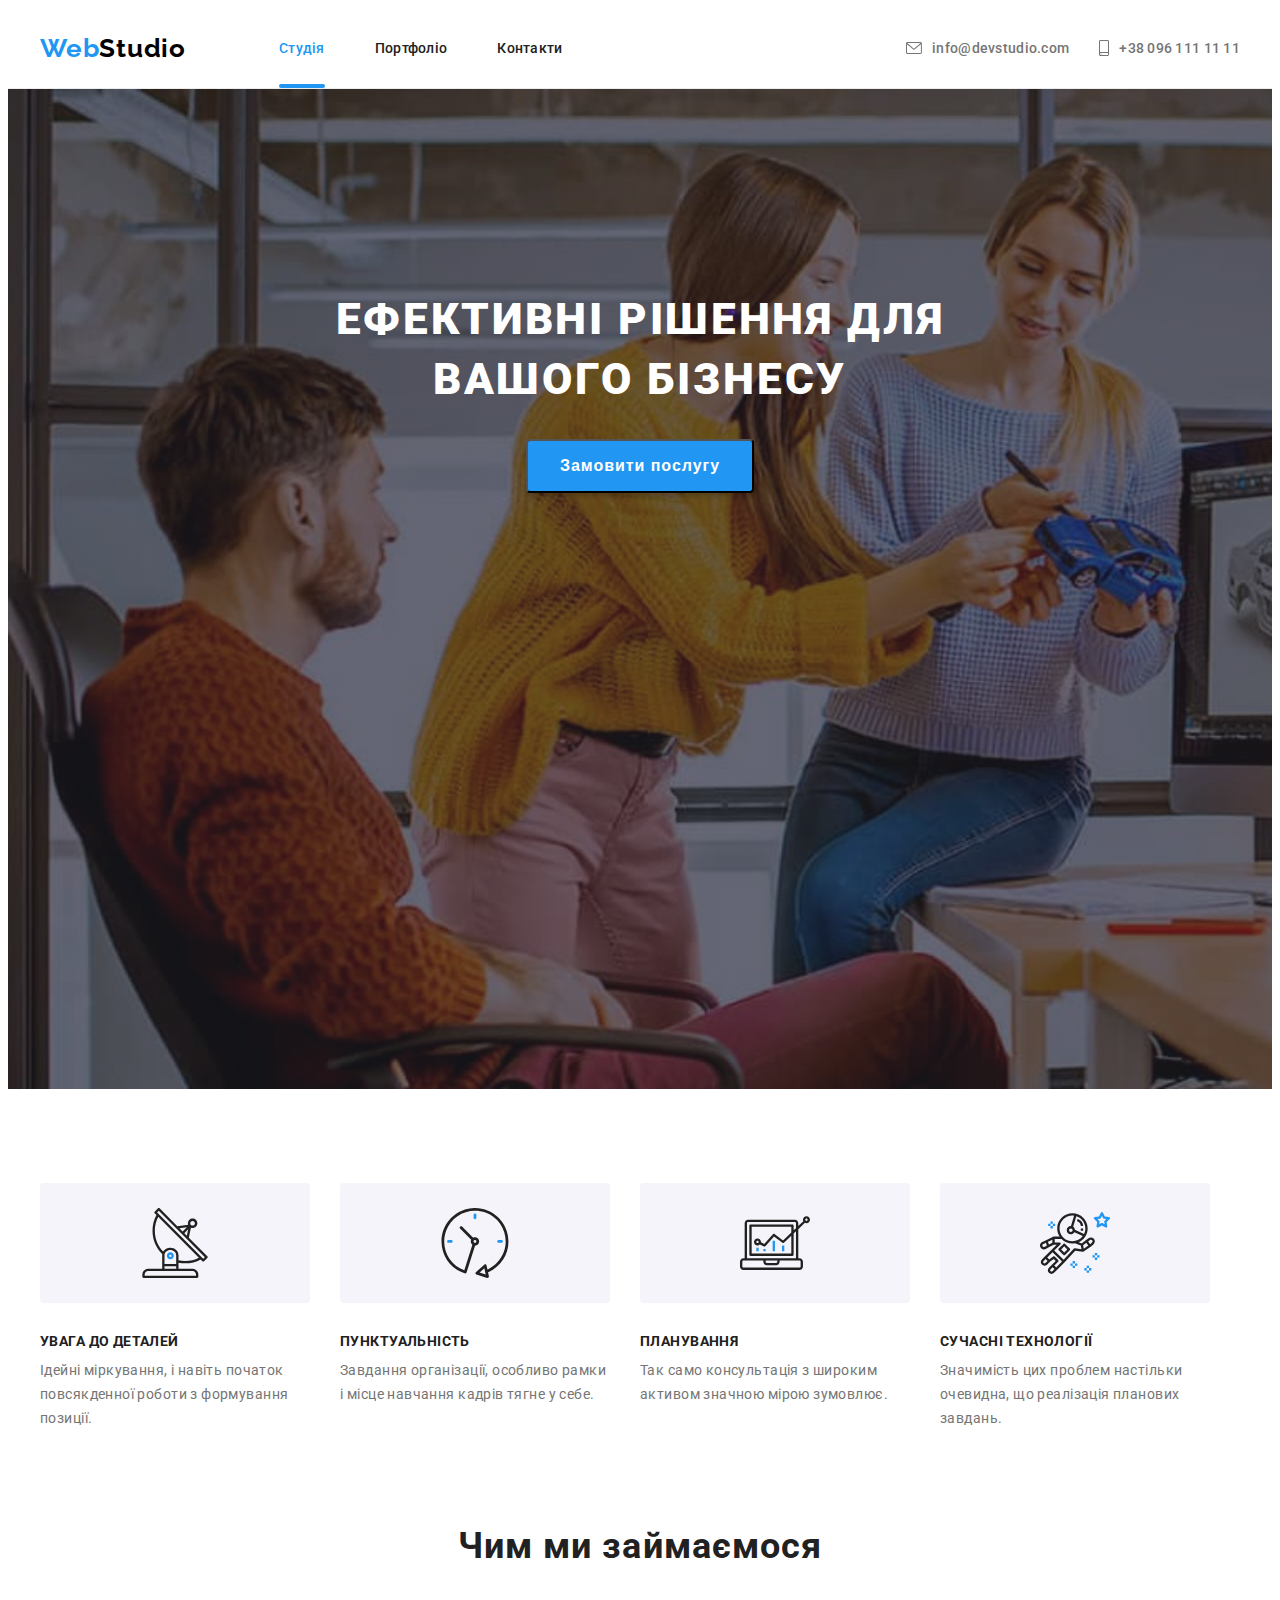
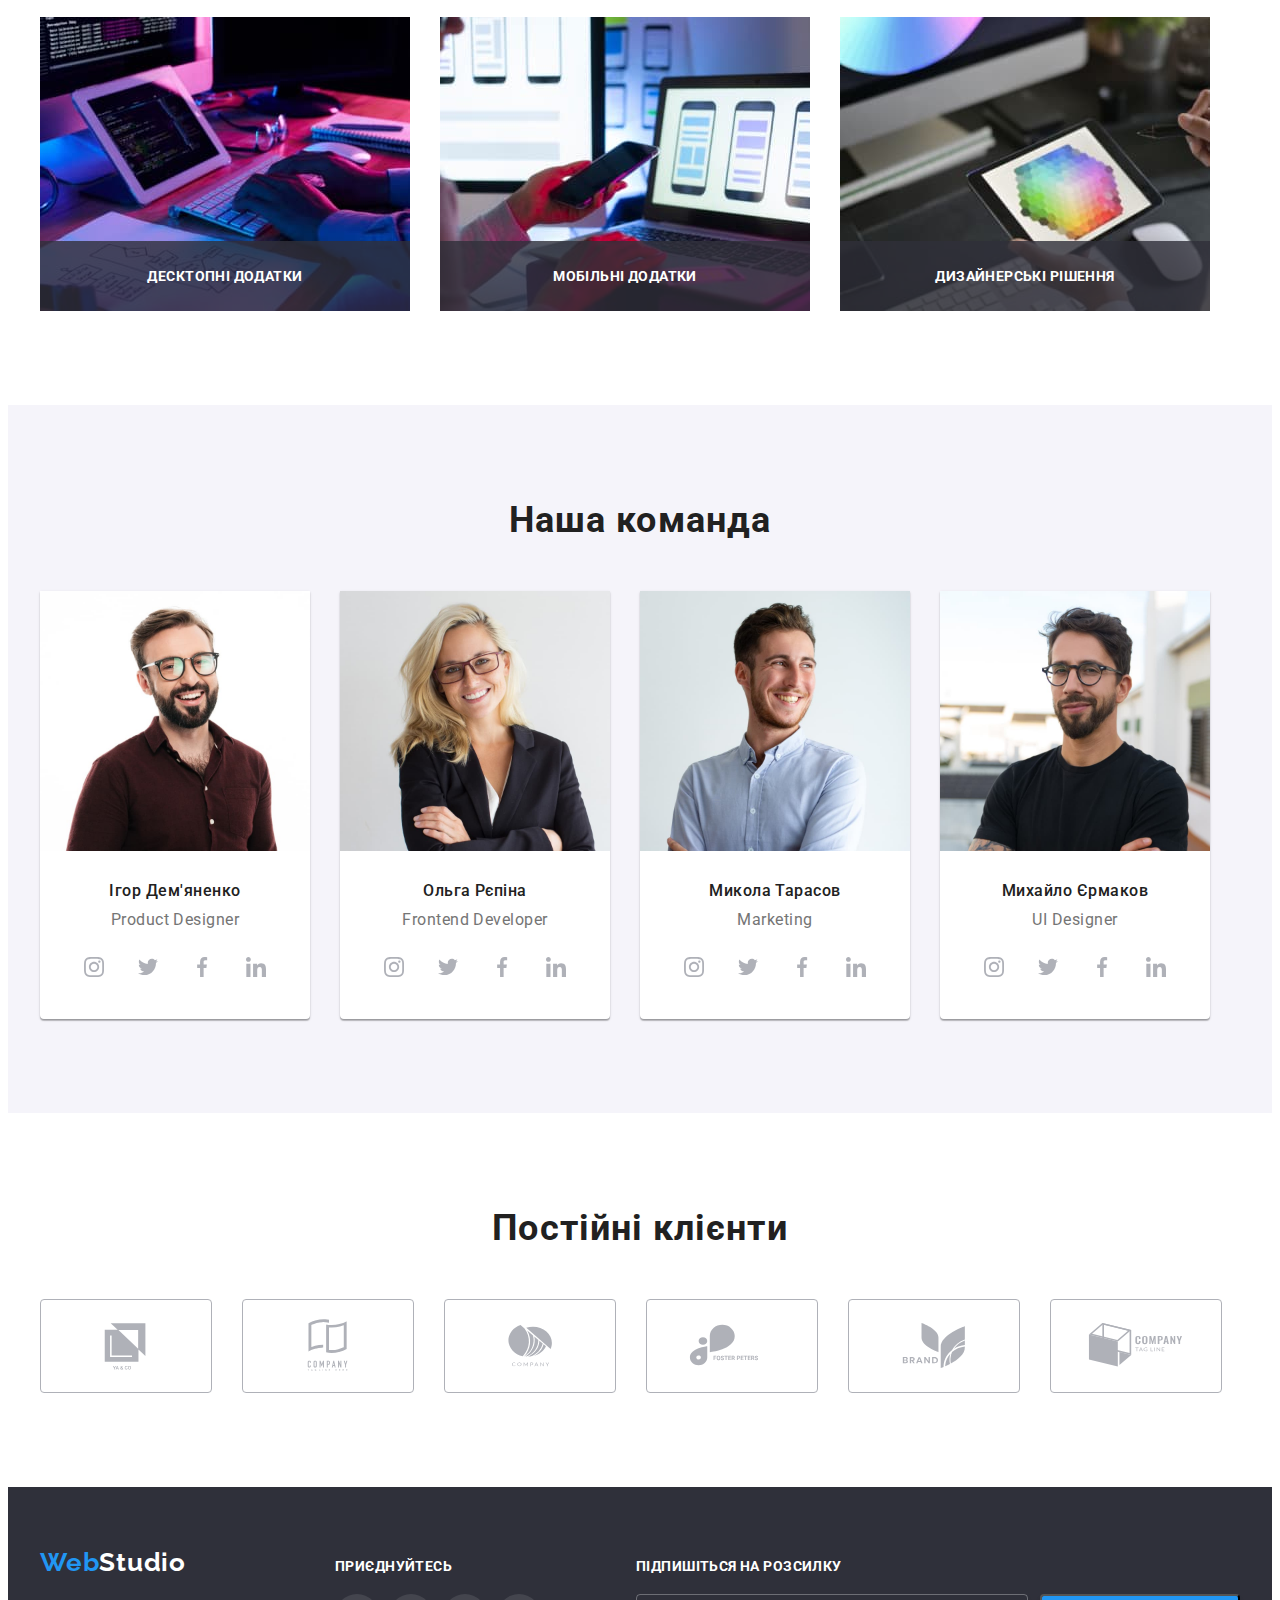
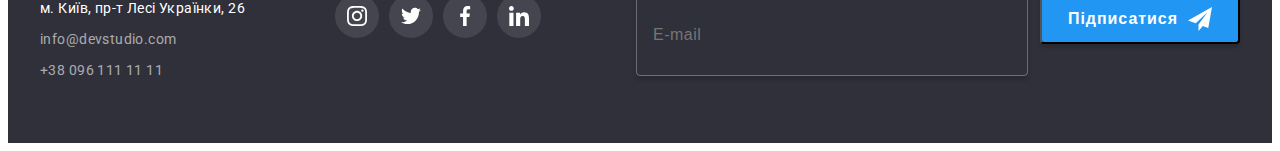
<file: index.html>
<!DOCTYPE html>
<html lang="uk">
  <head>
    <meta charset="UTF-8" />
    <meta name="viewport" content="width=device-width, initial-scale=1.0" />
    <title>WebStudio</title>
    <link rel="preconnect" href="https://fonts.googleapis.com" />
    <link rel="preconnect" href="https://fonts.gstatic.com" crossorigin />
    <link
      href="https://fonts.googleapis.com/css2?family=Raleway:wght@700&family=Roboto:wght@400;500;700;900&display=swap"
      rel="stylesheet"
    />
    <link
      rel="stylesheet"
      href="https://cdnjs.cloudflare.com/ajax/libs/modern-normalize/2.0.0/modern-normalize.min.css"
      integrity="sha512-4xo8blKMVCiXpTaLzQSLSw3KFOVPWhm/TRtuPVc4WG6kUgjH6J03IBuG7JZPkcWMxJ5huwaBpOpnwYElP/m6wg=="
      crossorigin="anonymous"
      referrerpolicy="no-referrer"
    />
    <link rel="stylesheet" href="./css/styles.css" />
  </head>

  <body>
    <!-- Хедер сайту -->
    <header class="site-header">
      <div class="container main-nav">
        <nav class="nav">
          <a class="link logo" href="./index.html"><span>Web</span>Studio</a>
          <ul class="list site-nav">
            <li class="item">
              <a class="link current" href="./index.html">Студія</a>
            </li>
            <li class="item">
              <a class="link" href="./portfolio.html">Портфоліо</a>
            </li>
            <li class="item">
              <a class="link" href="./contacts.html">Контакти</a>
            </li>
          </ul>
        </nav>

        <ul class="list contact-nav">
          <li class="item">
            <a class="link" href="mailto:info@devstudio.com">
              <svg class="contact-nav-icon" width="16" height="12">
                <use href="./img/symbol-defs.svg#icon-envelope"></use>
              </svg>
              info@devstudio.com</a
            >
          </li>
          <li class="item">
            <a class="link" href="tel:+380961111111">
              <svg class="contact-nav-icon" width="10" height="16">
                <use href="./img/symbol-defs.svg#icon-smartphone"></use>
              </svg>
              +38 096 111 11 11</a
            >
          </li>
        </ul>
      </div>
    </header>

    <!-- Основний контент головної сторінки -->
    <main class="home-page">
      <!-- Ефективні рішення -->

      <section class="section solutions">
        <div class="container">
          <h1 class="title solutions-title">
            Ефективні рішення для вашого бізнесу
          </h1>
          <button class="button solutions-button" type="button" data-modal-open>
            Замовити послугу
          </button>
        </div>
      </section>

      <!-- Особливості -->

      <section class="section features">
        <div class="container">
          <h2 class="visually-hidden">Особливості</h2>
          <ul class="list features-list">
            <li class="features-item">
              <div class="icon-element">
                <svg class="icon-header" width="70" height="70">
                  <use href="./img/symbol-defs.svg#icon-antenna"></use>
                </svg>
              </div>
              <h3 class="title features-item-title">УВАГА ДО ДЕТАЛЕЙ</h3>
              <p class="text features-item-text">
                Ідейні міркування, і навіть початок повсякденної роботи з
                формування позиції.
              </p>
            </li>

            <li class="features-item">
              <div class="icon-element">
                <svg class="icon-header" width="70" height="70">
                  <use href="./img/symbol-defs.svg#icon-clock"></use>
                </svg>
              </div>
              <h3 class="title features-item-title">ПУНКТУАЛЬНІСТЬ</h3>
              <p class="text features-item-text">
                Завдання організації, особливо рамки і місце навчання кадрів
                тягне у себе.
              </p>
            </li>

            <li class="features-item">
              <div class="icon-element">
                <svg class="icon-header" width="70" height="70">
                  <use href="./img/symbol-defs.svg#icon-diagram"></use>
                </svg>
              </div>
              <h3 class="title features-item-title">ПЛАНУВАННЯ</h3>
              <p class="text features-item-text">
                Так само консультація з широким активом значною мірою зумовлює.
              </p>
            </li>

            <li class="features-item">
              <div class="icon-element">
                <svg class="icon-header" width="70" height="70">
                  <use href="./img/symbol-defs.svg#icon-astronaut"></use>
                </svg>
              </div>
              <h3 class="title features-item-title">СУЧАСНІ ТЕХНОЛОГІЇ</h3>
              <p class="text features-item-text">
                Значимість цих проблем настільки очевидна, що реалізація
                планових завдань.
              </p>
            </li>
          </ul>
        </div>
      </section>

      <!-- Чим ми займаємося -->

      <section class="section employment">
        <div class="container">
          <h2 class="title employment-title">Чим ми займаємося</h2>
          <ul class="list employment-list">
            <li class="item">
              <img src="./img/box_1.jpg" alt="фото 1" width="370" />
              <p class="text">Десктопні додатки</p>
            </li>
            <li class="item">
              <img src="./img/box_2.jpg" alt="фото 2" width="370" />
              <p class="text">Мобільні додатки</p>
            </li>
            <li class="item">
              <img src="./img/box_3.jpg" alt="фото 3" width="370" />
              <p class="text">Дизайнерські рішення</p>
            </li>
          </ul>
        </div>
      </section>

      <!-- Наша команда -->

      <section class="section team">
        <div class="container">
          <h2 class="title team-title">Наша команда</h2>
          <ul class="list team-list">
            <li class="item">
              <img
                src="./img/demianenko.jpg"
                alt="фото Дем'яненко"
                width="270"
              />
              <div class="item-descr">
                <h3 class="title">Ігор Дем'яненко</h3>
                <p class="text">Product Designer</p>
                <ul class="list icon-wrap">
                  <li class="">
                    <a href="" class="link-icon">
                      <svg class="icon-social" width="20" height="20">
                        <use href="./img/symbol-defs.svg#icon-instagram"></use>
                      </svg>
                    </a>
                  </li>
                  <li class="">
                    <a href="" class="link-icon">
                      <svg class="icon-social" width="20" height="20">
                        <use href="./img/symbol-defs.svg#icon-twitter"></use>
                      </svg>
                    </a>
                  </li>
                  <li class="">
                    <a href="" class="link-icon">
                      <svg class="icon-social" width="20" height="20">
                        <use href="./img/symbol-defs.svg#icon-facebook"></use>
                      </svg>
                    </a>
                  </li>
                  <li class="">
                    <a href="" class="link-icon">
                      <svg class="icon-social" width="20" height="20">
                        <use href="./img/symbol-defs.svg#icon-linkedin"></use>
                      </svg>
                    </a>
                  </li>
                </ul>
              </div>
            </li>

            <li class="item">
              <img src="./img/repina.jpg" alt="фото Рєпіна" width="270" />
              <div class="item-descr">
                <h3 class="title">Ольга Рєпіна</h3>
                <p class="text">Frontend Developer</p>
                <ul class="list icon-wrap">
                  <li class="">
                    <a href="" class="link-icon">
                      <svg class="icon-social" width="20" height="20">
                        <use href="./img/symbol-defs.svg#icon-instagram"></use>
                      </svg>
                    </a>
                  </li>
                  <li class="">
                    <a href="" class="link-icon">
                      <svg class="icon-social" width="20" height="20">
                        <use href="./img/symbol-defs.svg#icon-twitter"></use>
                      </svg>
                    </a>
                  </li>
                  <li class="">
                    <a href="" class="link-icon">
                      <svg class="icon-social" width="20" height="20">
                        <use href="./img/symbol-defs.svg#icon-facebook"></use>
                      </svg>
                    </a>
                  </li>
                  <li class="">
                    <a href="" class="link-icon">
                      <svg class="icon-social" width="20" height="20">
                        <use href="./img/symbol-defs.svg#icon-linkedin"></use>
                      </svg>
                    </a>
                  </li>
                </ul>
              </div>
            </li>

            <li class="item">
              <img src="./img/tarasov.jpg" alt="фото Тарасов" width="270" />
              <div class="item-descr">
                <h3 class="title">Микола Тарасов</h3>
                <p class="text">Marketing</p>
                <ul class="list icon-wrap">
                  <li class="">
                    <a href="" class="link-icon">
                      <svg class="icon-social" width="20" height="20">
                        <use href="./img/symbol-defs.svg#icon-instagram"></use>
                      </svg>
                    </a>
                  </li>
                  <li class="">
                    <a href="" class="link-icon">
                      <svg class="icon-social" width="20" height="20">
                        <use href="./img/symbol-defs.svg#icon-twitter"></use>
                      </svg>
                    </a>
                  </li>
                  <li class="">
                    <a href="" class="link-icon">
                      <svg class="icon-social" width="20" height="20">
                        <use href="./img/symbol-defs.svg#icon-facebook"></use>
                      </svg>
                    </a>
                  </li>
                  <li class="">
                    <a href="" class="link-icon">
                      <svg class="icon-social" width="20" height="20">
                        <use href="./img/symbol-defs.svg#icon-linkedin"></use>
                      </svg>
                    </a>
                  </li>
                </ul>
              </div>
            </li>

            <li class="item">
              <img src="./img/ermakov.jpg" alt="фото Єрмаков" width="270" />
              <div class="item-descr">
                <h3 class="title">Михайло Єрмаков</h3>
                <p class="text">UI Designer</p>
                <ul class="list icon-wrap">
                  <li class="">
                    <a href="" class="link-icon">
                      <svg class="icon-social" width="20" height="20">
                        <use href="./img/symbol-defs.svg#icon-instagram"></use>
                      </svg>
                    </a>
                  </li>
                  <li class="">
                    <a href="" class="link-icon">
                      <svg class="icon-social" width="20" height="20">
                        <use href="./img/symbol-defs.svg#icon-twitter"></use>
                      </svg>
                    </a>
                  </li>
                  <li class="">
                    <a href="" class="link-icon">
                      <svg class="icon-social" width="20" height="20">
                        <use href="./img/symbol-defs.svg#icon-facebook"></use>
                      </svg>
                    </a>
                  </li>
                  <li class="">
                    <a href="" class="link-icon">
                      <svg class="icon-social" width="20" height="20">
                        <use href="./img/symbol-defs.svg#icon-linkedin"></use>
                      </svg>
                    </a>
                  </li>
                </ul>
              </div>
            </li>
          </ul>
        </div>
      </section>

      <!-- Постійні клієнти -->

      <section class="section clients">
        <div class="container">
          <h2 class="title clients-title">Постійні клієнти</h2>
          <ul class="list clients-list">
            <li class="item">
              <a class="link-icon" href="">
                <svg class="icon-clients" width="106" height="60">
                  <use href="./img/symbol-defs.svg#icon-logo-1"></use>
                </svg>
              </a>
            </li>

            <li class="item">
              <a class="link-icon" href="">
                <svg class="icon-clients" width="106" height="60">
                  <use href="./img/symbol-defs.svg#icon-logo-2"></use>
                </svg>
              </a>
            </li>

            <li class="item">
              <a class="link-icon" href="">
                <svg class="icon-clients" width="106" height="60">
                  <use href="./img/symbol-defs.svg#icon-logo-3"></use>
                </svg>
              </a>
            </li>

            <li class="item">
              <a class="link-icon" href="">
                <svg class="icon-clients" width="106" height="60">
                  <use href="./img/symbol-defs.svg#icon-logo-4"></use>
                </svg>
              </a>
            </li>

            <li class="item">
              <a class="link-icon" href="">
                <svg class="icon-clients" width="106" height="60">
                  <use href="./img/symbol-defs.svg#icon-logo-5"></use>
                </svg>
              </a>
            </li>

            <li class="item">
              <a class="link-icon" href="">
                <svg class="icon-clients" width="106" height="60">
                  <use href="./img/symbol-defs.svg#icon-logo-6"></use>
                </svg>
              </a>
            </li>
          </ul>
        </div>
      </section>
    </main>

    <!-- Футер сайту -->

    <footer class="site-footer">
      <div class="container flex-container">
        <div class="footer-contacts">
          <a class="link logo" href="./index.html"><span>Web</span>Studio</a>
          <address>
            <ul class="list address">
              <li class="item">
                <a class="link address" href=""
                  >м. Київ, пр-т Лесі Українки, 26</a
                >
              </li>
              <li class="item">
                <a class="link mail" href="mailto:info@devstudio.com"
                  >info@devstudio.com</a
                >
              </li>
              <li class="item">
                <a class="link tel" href="tel:+380961111111"
                  >+38 096 111 11 11</a
                >
              </li>
            </ul>
          </address>
        </div>

        <div class="footer-socials">
          <p class="text-icon">приєднуйтесь</p>
          <ul class="list list-icon">
            <li class="item">
              <a class="link-icon" href="">
                <svg class="" width="20" height="20">
                  <use href="./img/symbol-defs.svg#icon-instagram"></use>
                </svg>
              </a>
            </li>
            <li class="item">
              <a class="link-icon" href="">
                <svg class="" width="20" height="20">
                  <use href="./img/symbol-defs.svg#icon-twitter"></use>
                </svg>
              </a>
            </li>
            <li class="item">
              <a class="link-icon" href="">
                <svg class="" width="20" height="20">
                  <use href="./img/symbol-defs.svg#icon-facebook"></use>
                </svg>
              </a>
            </li>
            <li class="item">
              <a class="link-icon" href="">
                <svg class="" width="20" height="20">
                  <use href="./img/symbol-defs.svg#icon-linkedin"></use>
                </svg>
              </a>
            </li>
          </ul>
        </div>

        <div class="footer-subscribe">
          <label class="subscribe-text" for="footer-email"
            >Підпишіться на розсилку</label
          >
          <form class="subscribe-form" name="subscribe">
            <input
              class="subscribe-input"
              id="footer-email"
              name="email"
              type="email"
              placeholder="E-mail"
            />
            <button class="subscribe-button" type="submit">
              Підписатися
              <svg class="subscribe-icon" width="24" height="24">
                <use href="./img/symbol-defs.svg#icon-send"></use>
              </svg>
            </button>
          </form>
        </div>
      </div>
    </footer>

    <!-- Модальне вікно -->

    <div class="backdrop is-hidden" data-modal>
      <div class="modal">
        <button class="modal-close" type="button" data-modal-close>
          <svg class="modal-icon-close" width="18" height="18">
            <use href="./img/symbol-defs.svg#icon-close"></use>
          </svg>
        </button>

        <p class="modal-title">Залиште свої дані, ми вам передзвонимо</p>
        <form class="modal-form">
          <label class="form-label" for="username">Ім'я</label>
          <div class="input-container">
            <input
              class="form-input"
              id="username"
              name="username"
              type="text"
              placeholder=" "
            />
            <svg class="input-svg" width="18" height="18">
              <use href="./img/symbol-defs.svg#icon-person"></use>
            </svg>
          </div>

          <label class="form-label" for="phone">Телефон</label>
          <div class="input-container">
            <input
              class="form-input"
              id="phone"
              name="phone"
              type="tel"
              placeholder=" "
            />
            <svg class="input-svg" width="18" height="18">
              <use href="./img/symbol-defs.svg#icon-phone"></use>
            </svg>
          </div>

          <label class="form-label" for="email">Пошта</label>
          <div class="input-container">
            <input
              class="form-input"
              id="email"
              name="email"
              type="email"
              placeholder=" "
            />
            <svg class="input-svg" width="18" height="18">
              <use href="./img/symbol-defs.svg#icon-email"></use>
            </svg>
          </div>

          <label class="form-label" for="feedback">Коментар</label>
          <textarea
            class="feedback"
            id="feedback"
            name="feedback"
            rows="5"
            placeholder="Введіть текст"
          ></textarea>

          <div class="">
            <input
              class="agreement visually-hidden"
              id="agreement"
              name="agreement"
              type="checkbox"
            />
            <label class="terms-use" for="agreement"
              >Погоджуюся з розсилкою та приймаю&nbsp;
              <a href="">Умови договору</a></label
            >
          </div>

          <div class="wrap-modal-button">
            <button class="modal-button" type="submit">Відправити</button>
          </div>
        </form>
      </div>
    </div>

    <script src="./js/modal.js"></script>
  </body>
</html>
</file>
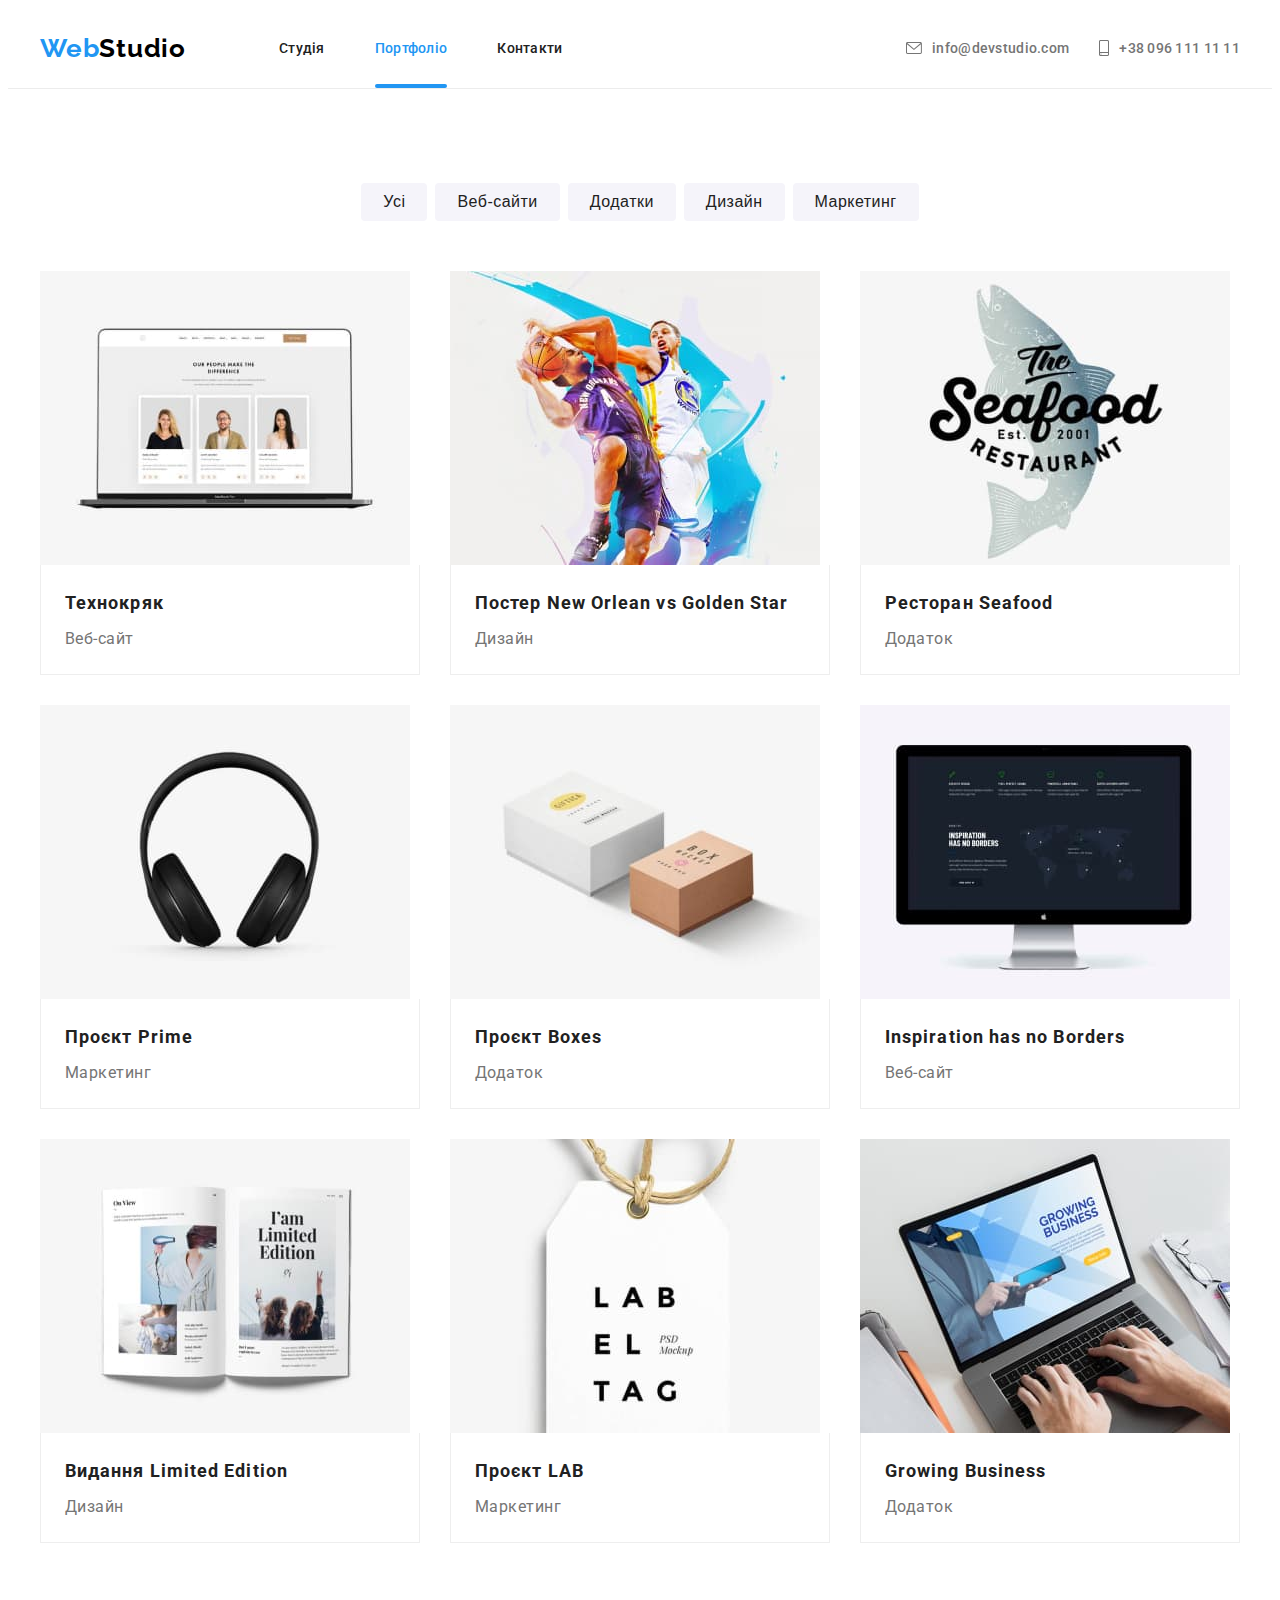
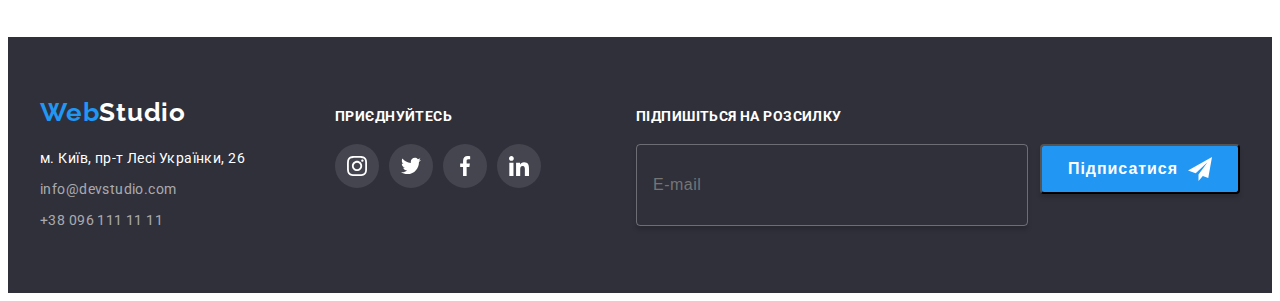
<file: portfolio.html>
<!DOCTYPE html>
<html lang="uk">
  <head>
    <meta charset="UTF-8" />
    <meta name="viewport" content="width=device-width, initial-scale=1.0" />
    <title>Портфоліо</title>
    <link rel="preconnect" href="https://fonts.googleapis.com" />
    <link rel="preconnect" href="https://fonts.gstatic.com" crossorigin />
    <link
      href="https://fonts.googleapis.com/css2?family=Raleway:wght@700&family=Roboto:wght@400;500;700;900&display=swap"
      rel="stylesheet"
    />
    <link
      rel="stylesheet"
      href="https://cdnjs.cloudflare.com/ajax/libs/modern-normalize/2.0.0/modern-normalize.min.css"
      integrity="sha512-4xo8blKMVCiXpTaLzQSLSw3KFOVPWhm/TRtuPVc4WG6kUgjH6J03IBuG7JZPkcWMxJ5huwaBpOpnwYElP/m6wg=="
      crossorigin="anonymous"
      referrerpolicy="no-referrer"
    />
    <link rel="stylesheet" href="./css/styles.css" />
  </head>

  <body>
    <!-- Хедер сайту -->
    <header class="site-header">
      <div class="container main-nav">
        <nav class="nav">
          <a class="link logo" href="./index.html"><span>Web</span>Studio</a>
          <ul class="list site-nav">
            <li class="item">
              <a class="link" href="./index.html">Студія</a>
            </li>
            <li class="item">
              <a class="link current" href="./portfolio.html">Портфоліо</a>
            </li>
            <li class="item">
              <a class="link" href="./contacts.html">Контакти</a>
            </li>
          </ul>
        </nav>

        <ul class="list contact-nav">
          <li class="item">
            <a class="link" href="mailto:info@devstudio.com">
              <svg class="contact-nav-icon" width="16" height="12">
                <use href="./img/symbol-defs.svg#icon-envelope"></use>
              </svg>
              info@devstudio.com</a
            >
          </li>
          <li class="item">
            <a class="link" href="tel:+380961111111">
              <svg class="contact-nav-icon" width="10" height="16">
                <use href="./img/symbol-defs.svg#icon-smartphone"></use>
              </svg>
              +38 096 111 11 11</a
            >
          </li>
        </ul>
      </div>
    </header>

    <!-- Основний контент сторінки -->
    <main class="portfolio-page">
      <!-- Портфоліо -->

      <section class="section portfolio">
        <div class="container">
          <h1 class="visually-hidden">Наші роботи</h1>
          <ul class="list filter-list">
            <li class="item">
              <button class="button current" type="button">Усі</button>
            </li>
            <li class="item">
              <button class="button" type="button">Веб-сайти</button>
            </li>
            <li class="item">
              <button class="button" type="button">Додатки</button>
            </li>
            <li class="item">
              <button class="button" type="button">Дизайн</button>
            </li>
            <li class="item">
              <button class="button" type="button">Маркетинг</button>
            </li>
          </ul>

          <!-- Список наших робіт -->

          <ul class="list portfolio-list">
            <li class="item">
              <a class="link-portfolio" href="">
                <div class="portfolio-thumb">
                  <img src="./img/tehnokriak.jpg" alt="Технокряк" width="370" />
                  <div class="portfolio-thumb overlay">
                    <div class="portfolio-thumb text">
                      <p>
                        Ресурс пропонує комплексні пропозиції з різним рівнем
                        функціоналу та сервісів. Все це дозволить відвідувачу
                        отримати вичерпні відомості про компанію чи приватну
                        особу.
                      </p>
                    </div>
                  </div>
                </div>
                <div class="portfolio-descr">
                  <h2 class="title portfolio-title">Технокряк</h2>
                  <p class="text">Веб-сайт</p>
                </div>
              </a>
            </li>

            <li class="item">
              <a class="link-portfolio" href="">
                <div class="portfolio-thumb">
                  <img
                    src="./img/neworlean.jpg"
                    alt="Постер New Orlean vs Golden Star"
                    width="370"
                  />
                  <div class="portfolio-thumb overlay">
                    <div class="portfolio-thumb text">
                      <p>
                        Ресурс пропонує комплексні пропозиції з різним рівнем
                        функціоналу та сервісів. Все це дозволить відвідувачу
                        отримати вичерпні відомості про компанію чи приватну
                        особу.
                      </p>
                    </div>
                  </div>
                </div>
                <div class="portfolio-descr">
                  <h2 class="title portfolio-title">
                    Постер New Orlean vs Golden Star
                  </h2>
                  <p class="text">Дизайн</p>
                </div>
              </a>
            </li>

            <li class="item">
              <a class="link-portfolio" href="">
                <div class="portfolio-thumb">
                  <img
                    src="./img/seafood.jpg"
                    alt="Ресторан Seafood"
                    width="370"
                  />
                  <div class="portfolio-thumb overlay">
                    <div class="portfolio-thumb text">
                      <p>
                        Ресурс пропонує комплексні пропозиції з різним рівнем
                        функціоналу та сервісів. Все це дозволить відвідувачу
                        отримати вичерпні відомості про компанію чи приватну
                        особу.
                      </p>
                    </div>
                  </div>
                </div>
                <div class="portfolio-descr">
                  <h2 class="title portfolio-title">Ресторан Seafood</h2>
                  <p class="text">Додаток</p>
                </div>
              </a>
            </li>

            <li class="item">
              <a class="link-portfolio" href="">
                <div class="portfolio-thumb">
                  <img src="./img/prime.jpg" alt="Проєкт Prime" width="370" />
                  <div class="portfolio-thumb overlay">
                    <div class="portfolio-thumb text">
                      <p>
                        Ресурс пропонує комплексні пропозиції з різним рівнем
                        функціоналу та сервісів. Все це дозволить відвідувачу
                        отримати вичерпні відомості про компанію чи приватну
                        особу.
                      </p>
                    </div>
                  </div>
                </div>
                <div class="portfolio-descr">
                  <h2 class="title portfolio-title">Проєкт Prime</h2>
                  <p class="text">Маркетинг</p>
                </div>
              </a>
            </li>

            <li class="item">
              <a class="link-portfolio" href="">
                <div class="portfolio-thumb">
                  <img src="./img/boxes.jpg" alt="Проєкт Boxes" width="370" />
                  <div class="portfolio-thumb overlay">
                    <div class="portfolio-thumb text">
                      <p>
                        Ресурс пропонує комплексні пропозиції з різним рівнем
                        функціоналу та сервісів. Все це дозволить відвідувачу
                        отримати вичерпні відомості про компанію чи приватну
                        особу.
                      </p>
                    </div>
                  </div>
                </div>
                <div class="portfolio-descr">
                  <h2 class="title portfolio-title">Проєкт Boxes</h2>
                  <p class="text">Додаток</p>
                </div>
              </a>
            </li>

            <li class="item">
              <a class="link-portfolio" href="">
                <div class="portfolio-thumb">
                  <img
                    src="./img/inspiration.jpg"
                    alt="Inspiration has no Borders"
                    width="370"
                  />
                  <div class="portfolio-thumb overlay">
                    <div class="portfolio-thumb text">
                      <p>
                        Ресурс пропонує комплексні пропозиції з різним рівнем
                        функціоналу та сервісів. Все це дозволить відвідувачу
                        отримати вичерпні відомості про компанію чи приватну
                        особу.
                      </p>
                    </div>
                  </div>
                </div>
                <div class="portfolio-descr">
                  <h2 class="title portfolio-title">
                    Inspiration has no Borders
                  </h2>
                  <p class="text">Веб-сайт</p>
                </div>
              </a>
            </li>

            <li class="item">
              <a class="link-portfolio" href="">
                <div class="portfolio-thumb">
                  <img
                    src="./img/limited.jpg"
                    alt="Видання Limited Edition"
                    width="370"
                  />
                  <div class="portfolio-thumb overlay">
                    <div class="portfolio-thumb text">
                      <p>
                        Ресурс пропонує комплексні пропозиції з різним рівнем
                        функціоналу та сервісів. Все це дозволить відвідувачу
                        отримати вичерпні відомості про компанію чи приватну
                        особу.
                      </p>
                    </div>
                  </div>
                </div>
                <div class="portfolio-descr">
                  <h2 class="title portfolio-title">Видання Limited Edition</h2>
                  <p class="text">Дизайн</p>
                </div>
              </a>
            </li>

            <li class="item">
              <a class="link-portfolio" href="">
                <div class="portfolio-thumb">
                  <img src="./img/lab.jpg" alt="Проєкт LAB" width="370" />
                  <div class="portfolio-thumb overlay">
                    <div class="portfolio-thumb text">
                      <p>
                        Ресурс пропонує комплексні пропозиції з різним рівнем
                        функціоналу та сервісів. Все це дозволить відвідувачу
                        отримати вичерпні відомості про компанію чи приватну
                        особу.
                      </p>
                    </div>
                  </div>
                </div>
                <div class="portfolio-descr">
                  <h2 class="title portfolio-title">Проєкт LAB</h2>
                  <p class="text">Маркетинг</p>
                </div>
              </a>
            </li>

            <li class="item">
              <a class="link-portfolio" href="">
                <div class="portfolio-thumb">
                  <img
                    src="./img/growing.jpg"
                    alt="Growing Business"
                    width="370"
                  />
                  <div class="portfolio-thumb overlay">
                    <div class="portfolio-thumb text">
                      <p>
                        Ресурс пропонує комплексні пропозиції з різним рівнем
                        функціоналу та сервісів. Все це дозволить відвідувачу
                        отримати вичерпні відомості про компанію чи приватну
                        особу.
                      </p>
                    </div>
                  </div>
                </div>
                <div class="portfolio-descr">
                  <h2 class="title portfolio-title">Growing Business</h2>
                  <p class="text">Додаток</p>
                </div>
              </a>
            </li>
          </ul>
        </div>
      </section>
    </main>

    <!-- Футер сайту -->

    <footer class="site-footer">
      <div class="container flex-container">
        <div class="footer-contacts">
          <a class="link logo" href="./index.html"><span>Web</span>Studio</a>
          <address>
            <ul class="list address">
              <li class="item">
                <a class="link address" href=""
                  >м. Київ, пр-т Лесі Українки, 26</a
                >
              </li>
              <li class="item">
                <a class="link mail" href="mailto:info@devstudio.com"
                  >info@devstudio.com</a
                >
              </li>
              <li class="item">
                <a class="link tel" href="tel:+380961111111"
                  >+38 096 111 11 11</a
                >
              </li>
            </ul>
          </address>
        </div>

        <div class="footer-socials">
          <p class="text-icon">приєднуйтесь</p>
          <ul class="list list-icon">
            <li class="item">
              <a class="link-icon" href="">
                <svg class="" width="20" height="20">
                  <use href="./img/symbol-defs.svg#icon-instagram"></use>
                </svg>
              </a>
            </li>
            <li class="item">
              <a class="link-icon" href="">
                <svg class="" width="20" height="20">
                  <use href="./img/symbol-defs.svg#icon-twitter"></use>
                </svg>
              </a>
            </li>
            <li class="item">
              <a class="link-icon" href="">
                <svg class="" width="20" height="20">
                  <use href="./img/symbol-defs.svg#icon-facebook"></use>
                </svg>
              </a>
            </li>
            <li class="item">
              <a class="link-icon" href="">
                <svg class="" width="20" height="20">
                  <use href="./img/symbol-defs.svg#icon-linkedin"></use>
                </svg>
              </a>
            </li>
          </ul>
        </div>

        <div class="footer-subscribe">
          <label class="subscribe-text" for="footer-email"
            >Підпишіться на розсилку</label
          >
          <form class="subscribe-form" name="subscribe">
            <input
              class="subscribe-input"
              id="footer-email"
              name="email"
              type="email"
              placeholder="E-mail"
            />
            <button class="subscribe-button" type="submit">
              Підписатися
              <svg class="subscribe-icon" width="24" height="24">
                <use href="./img/symbol-defs.svg#icon-send"></use>
              </svg>
            </button>
          </form>
        </div>
      </div>
    </footer>
  </body>
</html>
</file>
<file: css/styles.css>
/* * {
  outline1: 1px dashed red;
} */

:root {
  --primary-text-color: #757575;
  --second-text-color: #212121;
  --accent-color: #2196f3;
  --primary-bg-color: #ffffff;
  --second-bg-color: #f5f4fa;
  --timing-funсtion: cubic-bezier(0.4, 0, 0.2, 1);
}

body {
  font-family: Roboto, sans-serif;
  color: var(--primary-text-color);
  background-color: var(--primary-bg-color);
}

h1,
h2,
h3,
h4,
h5,
h6,
p,
ul {
  margin: 0;
  padding: 0;
}

img {
  display: block;
  max-width: 100%;
  height: auto;
}

.container {
  width: 1200px;
  margin: 0 auto;
  padding: 0 15px;
}

.section {
  margin-top: 0;
  margin-bottom: 0;
  padding-top: 94px;
  padding-bottom: 94px;
}

.text {
  font-size: 14px;
  line-height: 1.714;
  letter-spacing: 0.42px;
}

.title {
  text-align: center;
  color: var(--second-text-color);
}

.list {
  list-style: none;
}

.link {
  text-decoration: none;
  color: var(--second-text-color);
  font-size: 14px;
  font-weight: 500;
}

.link:hover,
.link:focus {
  color: var(--accent-color);
}

.button {
  display: inline-block;
  font-size: 16px;
  font-weight: 500;
  line-height: 1.63;
  letter-spacing: 0.48px;
  color: var(--second-text-color);
  background-color: var(--second-bg-color);
  border-radius: 4px;
  cursor: pointer;
}

.button:hover,
.button:focus {
  color: var(--primary-bg-color);
  background-color: var(--accent-color);
}

.visually-hidden {
  position: absolute;
  width: 1px;
  height: 1px;
  margin: -1px;
  border: 0;
  padding: 0;
  white-space: nowrap;
  clip-path: inset(100%);
  clip: rect(0 0 0 0);
  overflow: hidden;
}

/* ======== Хедер сайту ======== */

.site-header {
  border-bottom: 1px solid #ececec;
}

.main-nav {
  display: flex;
  align-items: center;
}

.nav {
  display: flex;
  align-items: center;
}

.logo {
  font-family: Raleway, sans-serif;
  font-size: 26px;
  font-weight: 700;
  letter-spacing: 0.78px;
  color: #000000;
  transition-property: color;
  transition-duration: 250ms;
  transition-timing-function: var(--timing-funсtion);
}

.logo:hover,
.logo:focus {
  color: var(--accent-color);
}

.logo span {
  color: var(--accent-color);
}

/* Навігація сайту */
.site-nav {
  display: flex;
  margin-left: 93px;
}

.site-nav .item + .item {
  margin-left: 50px;
}

.site-nav .link {
  position: relative;
  display: block;
  padding-top: 32px;
  padding-bottom: 32px;
  letter-spacing: 0.28px;
  transition-property: color;
  transition-duration: 250ms;
  transition-timing-function: var(--timing-funсtion);
}

.site-nav .link.current {
  color: var(--accent-color);
}

.site-nav .link::after {
  position: absolute;
  bottom: 0;
  display: block;
  width: 100%;
  height: 4px;
  background-color: var(--accent-color);
  border-radius: 2px;
  content: "";
  opacity: 0;
  transition-duration: 250ms;
  transition-timing-function: var(--timing-funсtion);
}

.site-nav .link.current::after {
  opacity: 1;
  transition-duration: 250ms;
  transition-timing-function: var(--timing-funсtion);
}

/* Контакти */
.contact-nav {
  display: flex;
  margin-left: auto;
}

.contact-nav .item + .item {
  margin-left: 30px;
}

.contact-nav .link {
  display: flex;
  justify-content: center;
  align-items: center;
  letter-spacing: 0.28px;
  font-weight: 500;
  color: var(--primary-text-color);
  transition-property: color;
  transition-duration: 250ms;
  transition-timing-function: var(--timing-funсtion);
}

.contact-nav .link:hover,
.contact-nav .link:focus {
  color: var(--accent-color);
}

.contact-nav-icon {
  margin-right: 10px;
  fill: currentColor;
}

/* === Основний контент головної сторінки === */

.home-page {
}

/* Ефективні рішення */

.solutions {
  margin-right: auto;
  margin-left: auto;
  max-width: 1600px;
  height: 600px;
  padding-top: 200px;
  padding-bottom: 200px;
  text-align: center;
  background-color: #c4c4c4;
  background-image: linear-gradient(
      rgba(47, 48, 58, 0.4),
      rgba(47, 48, 58, 0.4)
    ),
    url(../img/bg-img-1.jpg);
  background-repeat: no-repeat;
  background-size: cover;
}

.solutions-title {
  max-width: 696px;
  margin-right: auto;
  margin-left: auto;
  margin-bottom: 30px;
  color: var(--primary-bg-color);
  font-size: 44px;
  font-weight: 900;
  line-height: 1.364;
  letter-spacing: 2.64px;
  text-transform: uppercase;
}

.solutions .button {
  display: inline-block;
  padding: 10px 32px;
  color: var(--primary-bg-color);
  font-size: 16px;
  font-weight: 700;
  line-height: 1.875;
  letter-spacing: 0.96px;
  background-color: var(--accent-color);
  border-radius: 4px;
  box-shadow: 0px 4px 4px 0px rgba(0, 0, 0, 0.15);
  transition-property: background-color;
  transition-duration: 250ms;
  transition-timing-function: var(--timing-funсtion);
}

.solutions .button:hover,
.solutions .button:focus {
  background-color: #188ce8;
}

/* Особливості */

.section.features {
  padding-bottom: 0;
}

.features {
}

.features-list {
  display: flex;
}

.features-item {
  width: 270px;
  margin-right: 30px;
}

.features-item:last-child {
  margin-right: 0;
}

.icon-element {
  display: flex;
  justify-content: center;
  align-items: center;
  width: 270px;
  height: 120px;
  margin-bottom: 30px;
  border-radius: 4px;
  background: var(--second-bg-color);
}

.features-item-title {
  margin-bottom: 10px;
  text-align: left;
  font-size: 14px;
  font-weight: 700;
  letter-spacing: 0.42px;
  text-transform: uppercase;
}

.features-item-text {
}

.features-list-item {
}

/* Чим ми займаємося */

.employment {
}

.employment-title,
.team-title,
.clients-title {
  margin-bottom: 50px;
  font-size: 36px;
  font-weight: 700;
  letter-spacing: 1.08px;
}

.employment-list {
  display: flex;
}

.employment-list .item {
  position: relative;
  margin-right: 30px;
}

.employment-list .item:last-child {
  margin-right: 0;
}

.employment-list .item .text {
  position: absolute;
  bottom: 0;
  width: 100%;
  padding-top: 27px;
  padding-bottom: 27px;
  color: var(--primary-bg-color);
  text-align: center;
  font-weight: 700;
  line-height: normal;
  text-transform: uppercase;
  background-color: rgba(47, 48, 58, 0.8);
}

/* Наша команда */

.team {
  background-color: var(--second-bg-color);
}

.team-list {
  display: flex;
}

.team-list .item {
  margin-right: 30px;
  border-radius: 0px 0px 4px 4px;
  background-color: var(--primary-bg-color);
  box-shadow: 0px 2px 1px 0px rgba(0, 0, 0, 0.2),
    0px 1px 1px 0px rgba(0, 0, 0, 0.14), 0px 1px 3px 0px rgba(0, 0, 0, 0.12);
}

.team-list .item:last-child {
  margin-right: 0;
}

.team-list .item-descr {
  padding-top: 30px;
  padding-bottom: 30px;
  padding-left: 32px;
  padding-right: 32px;
}

.team-list .title {
  margin-bottom: 10px;
  font-size: 16px;
  font-weight: 500;
  letter-spacing: 0.48px;
}

.team-list .text {
  margin-bottom: 16px;
  text-align: center;
  font-size: 16px;
  letter-spacing: 0.48px;
  line-height: normal;
}

.icon-wrap {
  display: flex;
}

.icon-wrap li {
  margin-right: 10px;
}

.icon-wrap li:last-child {
  margin-right: 0;
}

.icon-wrap .link-icon {
  display: flex;
  justify-content: center;
  align-items: center;
  width: 44px;
  height: 44px;
  margin-right: 10px;
  border-radius: 50%;
  fill: #afb1b8;
  background-color: var(--primary-bg-color);
  transition-property: background-color, fill;
  transition-duration: 250ms;
  transition-timing-function: var(--timing-funсtion);
}

.icon-wrap .link-icon:last-child {
  margin-right: 0;
}

.icon-wrap .link-icon:hover,
.icon-wrap .link-icon:focus {
  fill: var(--primary-bg-color);
  background-color: var(--accent-color);
}

/* Постійні клієнти */

.clients-list {
  display: flex;
}

.clients-list .item {
  margin-right: 30px;
}

.clients-list .item:last-child {
  margin-right: 0;
}

.clients-list .link-icon {
  display: flex;
  justify-content: center;
  align-items: center;
  width: 170px;
  height: 92px;
  border-radius: 4px;
  border: 1px solid #afb1b8;
  color: #afb1b8;
  transition-property: color, border;
  transition-duration: 250ms;
  transition-timing-function: var(--timing-funсtion);
}

.clients-list .link-icon:hover,
.clients-list .link-icon:focus {
  color: var(--accent-color);
  border: 1px solid var(--accent-color);
}

.clients-list .icon-clients {
  fill: currentColor;
}

/* ======== Футер сайту ======== */

.site-footer {
  padding-top: 60px;
  padding-bottom: 60px;
  background-color: #2f303a;
}

.flex-container {
  display: flex;
  align-items: baseline;
}

.footer-contacts {
}

.site-footer .logo {
  display: block;
  margin-bottom: 20px;
  color: var(--primary-bg-color);
  font-family: Raleway, sans-serif;
  font-size: 26px;
  font-weight: 700;
  letter-spacing: 0.78px;
}

.site-footer .logo:hover,
.site-footer .logo:focus {
  color: var(--accent-color);
}

.site-footer .logo span {
  color: var(--accent-color);
}

.site-footer .contacts .address {
  margin-top: 20px;
}

.site-footer .address .item {
  margin-bottom: 7px;
}

.site-footer .address .item:last-child {
  margin-bottom: 0;
}

.site-footer .address,
.site-footer .link.mail,
.site-footer .link.tel {
  color: rgba(255, 255, 255, 0.6);
  font-size: 14px;
  line-height: 1.714;
  letter-spacing: 0.42px;
  font-style: normal;
  font-weight: 400;
  transition-property: color;
  transition-duration: 250ms;
  transition-timing-function: var(--timing-funсtion);
}

.site-footer .address {
  color: var(--primary-bg-color);
  transition-property: color;
  transition-duration: 250ms;
  transition-timing-function: var(--timing-funсtion);
}

.link.address:hover,
.link.mail:hover,
.link.tel:hover,
.link.address:focus,
.link.mail:focus,
.link.tel:focus {
  color: var(--accent-color);
}

.footer-socials {
  margin-left: 90px;
}

.footer-socials .text-icon {
  margin-bottom: 20px;
  color: #fff;
  font-size: 14px;
  font-weight: 700;
  line-height: normal;
  letter-spacing: 0.42px;
  text-transform: uppercase;
}

.footer-socials .list-icon {
  display: flex;
}

.list-icon .item {
  margin-right: 10px;
}

.list-icon .item:last-child {
  margin-right: 0;
}

.footer-socials .link-icon {
  display: flex;
  justify-content: center;
  align-items: center;
  width: 44px;
  height: 44px;
  fill: var(--primary-bg-color);
  border-radius: 50%;
  background-color: rgba(255, 255, 255, 0.1);
  transition-property: background-color;
  transition-duration: 250ms;
  transition-timing-function: var(--timing-funсtion);
}

.footer-socials .link-icon:hover,
.footer-socials .link-icon:focus {
  background-color: var(--accent-color);
}

.footer-subscribe {
  margin-left: auto;
}

.subscribe-text {
  display: block;
  margin-bottom: 20px;
  color: var(--primary-bg-color);
  font-size: 14px;
  font-weight: 700;
  letter-spacing: 0.42px;
  text-transform: uppercase;
}

.subscribe-form {
  display: flex;
  flex-direction: row;
}

.subscribe-input {
  width: 358px;
  height: 50px;
  display: inline-flex;
  justify-content: center;
  padding: 15px 16px;
  align-items: center;
  border-radius: 4px;
  border: 1px solid rgba(255, 255, 255, 0.3);
  background-color: rgba(33, 150, 243, 0);
  box-shadow: 0px 4px 4px 0px rgba(0, 0, 0, 0.15);
  cursor: pointer;
  outline: none;
  transition-property: border-color;
  transition-duration: 250ms;
  transition-timing-function: var(--timing-funсtion);
}

.subscribe-input:focus {
  border-color: var(--accent-color);
}

.subscribe-input[placeholder] {
  color: rgba(255, 255, 255, 0.6);
  font-size: 16px;
  font-weight: 400;
  line-height: 1.25;
  letter-spacing: 0.48px;
}

.subscribe-button {
  margin-left: 12px;
  width: 200px;
  height: 50px;
  display: inline-flex;
  justify-content: center;
  align-items: center;
  color: var(--primary-bg-color);
  font-size: 16px;
  font-weight: 700;
  line-height: 1.875;
  letter-spacing: 0.96px;
  background-color: var(--accent-color);
  border-radius: 4px;
  box-shadow: 0px 4px 4px 0px rgba(0, 0, 0, 0.15);
  cursor: pointer;
}

.subscribe-icon {
  margin-left: 10px;
}

/* === Основний контент сторінки Портфоліо === */

.portfolio-page {
}

/* Портфоліо */

.portfolio {
}

.filter-list {
  display: flex;
  justify-content: center;
  margin-bottom: 50px;
}

.filter-list .item {
  margin-right: 8px;
}

.filter-list .item:last-child {
  margin-right: 0;
}

.filter-list .button {
  padding: 6px 22px;
  border: 0;
  transition-property: color, background-color, box-shadow;
  transition-duration: 250ms;
  transition-timing-function: var(--timing-funсtion);
}

.filter-list .button:hover,
.filter-list .button:focus {
  color: var(--primary-bg-color);
  background-color: var(--accent-color);
  box-shadow: 0px 2px 2px 0px rgba(0, 0, 0, 0.12),
    0px 1px 2px 0px rgba(0, 0, 0, 0.08), 0px 3px 1px 0px rgba(0, 0, 0, 0.1);
}

/* Список наших робіт */

.portfolio-list {
  display: flex;
  flex-wrap: wrap;
}

.portfolio-list .item {
  flex-basis: calc((100% - 60px) / 3);
  margin-right: 30px;
  margin-bottom: 30px;
}

.portfolio-list .item:nth-child(3n) {
  margin-right: 0;
}

.portfolio-list .item:nth-last-child(-n + 3) {
  margin-bottom: 0;
}

.portfolio-list .link-portfolio {
  display: block;
  text-decoration: none;
  transition-property: box-shadow;
  transition-duration: 250ms;
  transition-timing-function: var(--timing-funсtion);
}

.portfolio-list .link-portfolio:hover,
.portfolio-list .link-portfolio:focus {
  box-shadow: 0px 1px 1px rgba(0, 0, 0, 0.12), 0px 4px 4px rgba(0, 0, 0, 0.06),
    1px 4px 6px rgba(0, 0, 0, 0.16);
}

.portfolio-thumb {
  position: relative;
  overflow: hidden;
}

.portfolio-thumb .text {
  position: absolute;
  top: 0;
  left: 0;
  padding: 63px 24px;
  height: 100%;
  color: #fff;
  font-size: 18px;
  line-height: 1.556;
  letter-spacing: 0.54px;
  opacity: 1;
}

.portfolio-thumb .overlay {
  position: absolute;
  top: 0;
  left: 0;
  width: 100%;
  height: 100%;
  background-color: rgba(33, 150, 243, 0.9);
  opacity: 1;
  transform: translateY(100%);
  transition-property: transform;
  transition-duration: 250ms;
  transition-timing-function: var(--timing-funсtion);
}

.portfolio .item:hover .portfolio-thumb .overlay {
  transform: translateY(0);
}

.portfolio-list .portfolio-descr {
  padding: 20px 24px;
  border-right: 1px solid #eee;
  border-bottom: 1px solid #eee;
  border-left: 1px solid #eee;
}

.portfolio-list .item .portfolio-title {
  margin-bottom: 3px;
  font-size: 18px;
  font-weight: 700;
  line-height: 2;
  letter-spacing: 1.08px;
  text-align: left;
}

.portfolio-list p.text {
  font-size: 16px;
  line-height: 1.875;
  letter-spacing: 0.48px;
  color: #757575;
}

/* ====== Модальне вікно ===== */

.backdrop {
  position: fixed;
  top: 0;
  left: 0;
  width: 100%;
  height: 100%;
  background-color: rgba(0, 0, 0, 0.2);
  transition-property: opacity, visibility;
  transition-duration: 250ms;
  transition-timing-function: var(--timing-funсtion);
}

.backdrop.is-hidden {
  opacity: 0;
  pointer-events: none;
  visibility: hidden;
}

.is-hidden .modal {
  transform: translate(-100%, -100%);
}

.modal {
  position: absolute;
  top: 50%;
  left: 50%;
  transform: translate(-50%, -50%);
  width: 528px;
  min-height: 581px;
  padding: 40px;
  border-radius: 4px;
  background-color: var(--primary-bg-color);
  box-shadow: 0px 2px 1px 0px rgba(0, 0, 0, 0.2),
    0px 1px 1px 0px rgba(0, 0, 0, 0.14), 0px 1px 3px 0px rgba(0, 0, 0, 0.12);
  transition-property: transform;
  transition-duration: 250ms;
  transition-timing-function: var(--timing-funсtion);
}

.modal-close {
  position: absolute;
  top: 8px;
  right: 8px;
  display: flex;
  justify-content: center;
  align-items: center;
  width: 30px;
  height: 30px;
  color: #000000;
  border-radius: 50%;
  border: 1px solid rgba(0, 0, 0, 0.1);
  background-color: transparent;
  cursor: pointer;
}

.modal-close:hover .modal-icon-close,
.modal-close:focus .modal-icon-close {
  fill: var(--accent-color);
}

.modal-icon-close {
  width: 11px;
  height: 11px;
  transition-property: fill;
  transition-duration: 250ms;
  transition-timing-function: var(--timing-funсtion);
}

.modal-title {
  margin-bottom: 12px;
  color: var(--second-text-color);
  text-align: center;
  font-size: 20px;
  font-weight: 700;
  letter-spacing: 0.6px;
}

.modal-form {
  display: flex;
  flex-direction: column;
}

.form-label {
  margin-bottom: 4px;
  color: #757575;
  font-size: 12px;
  letter-spacing: 0.12px;
  cursor: pointer;
}

.input-container {
  position: relative;
  margin-bottom: 10px;
}

.form-input {
  width: 100%;
  height: 40px;
  padding: 11px 12px 11px 40px;
  border-radius: 4px;
  border: 1px solid rgba(33, 33, 33, 0.2);
  cursor: pointer;
  outline: none;
  transition-property: border-color;
  transition-duration: 250ms;
  transition-timing-function: var(--timing-funсtion);
}

.form-input:focus {
  border-color: var(--accent-color);
}

.input-svg {
  position: absolute;
  left: 12px;
  top: 50%;
  transform: translateY(-50%);
  transition-property: fill;
  transition-duration: 250ms;
  transition-timing-function: var(--timing-funсtion);
}

.form-input:focus + .input-svg {
  fill: var(--accent-color);
}

.feedback {
  width: 100%;
  height: 120px;
  resize: none;
  margin-bottom: 20px;
  padding: 12px 16px;
  font-size: 12px;
  letter-spacing: 0.12px;
  border-radius: 4px;
  border: 1px solid rgba(33, 33, 33, 0.2);
  outline: none;
  transition-property: border-color;
  transition-duration: 250ms;
  transition-timing-function: var(--timing-funсtion);
}

.feedback:focus {
  border-color: var(--accent-color);
}

.agreement {
}

.terms-use {
  display: flex;
  align-items: center;
  margin-bottom: 30px;
  margin-left: 12px;
  color: #757575;
  font-size: 14px;
  line-height: 1.714;
  letter-spacing: 0.42px;
  cursor: pointer;
}

.terms-use::before {
  content: "";
  width: 16px;
  height: 15px;
  margin-right: 8px;
  border: 2px solid var(--second-text-color);
  border-radius: 3px;
}

.terms-use a {
  color: var(--accent-color);
  font-size: 14px;
  line-height: 1.714;
  letter-spacing: 0.42px;
  text-decoration-line: underline;
}

.agreement + .terms-use::before {
  border-color: #000000;
  transition-duration: 250ms;
  transition-timing-function: var(--timing-funсtion);
}

.agreement:hover + .terms-use::before,
.agreement:focus + .terms-use::before {
  border-color: var(--accent-color);
}

.agreement:checked + .terms-use::before {
  border-color: var(--accent-color);
  background-color: var(--accent-color);
  background-image: url(../img/heck.svg);
  background-repeat: no-repeat;
  background-position: center;
  transition-property: border-color, background-color;
  transition-duration: 250ms;
  transition-timing-function: var(--timing-funсtion);
}

.wrap-modal-button {
  text-align: center;
}

.modal-button {
  width: 200px;
  height: 50px;
  color: #ffffff;
  text-align: center;
  font-size: 16px;
  font-weight: 700;
  line-height: 1.875;
  letter-spacing: 0.96px;
  border-radius: 4px;
  border: transparent;
  background-color: var(--accent-color);
  box-shadow: 0px 4px 4px 0px rgba(0, 0, 0, 0.15);
  cursor: pointer;
  transition-property: background-color;
  transition-duration: 250ms;
  transition-timing-function: var(--timing-funсtion);
}

.modal-button:hover,
.modal-button:focus {
  background-color: #188ce8;
}
</file>
